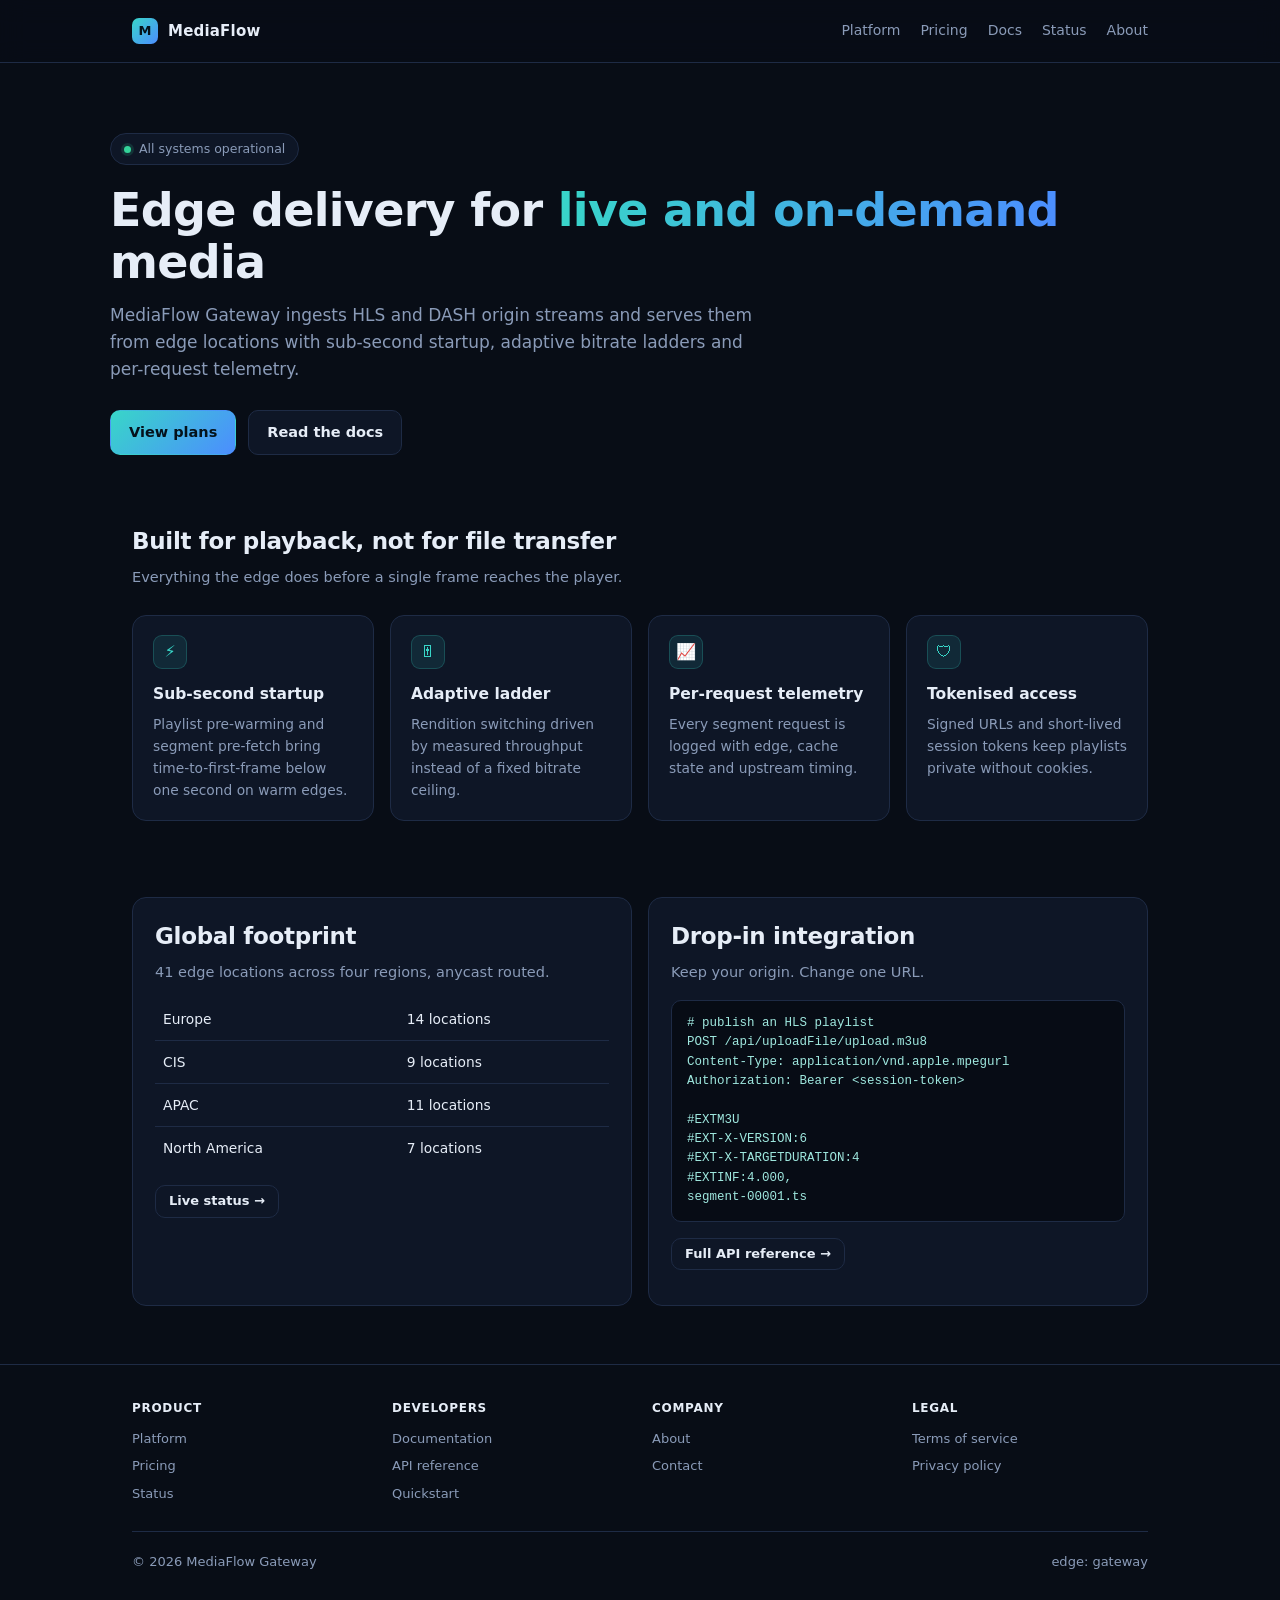
<file: setup3ui/assets/www/index.html>
<!DOCTYPE html>
<html lang="en">
<head>
<meta charset="utf-8">
<meta name="viewport" content="width=device-width, initial-scale=1">
<title>MediaFlow Gateway — Edge Delivery for Live and VOD</title>
<meta name="description" content="MediaFlow Gateway delivers HLS and DASH streams from edge locations with sub-second startup and per-request telemetry.">
<link rel="icon" href="data:image/svg+xml,%3Csvg xmlns='http://www.w3.org/2000/svg' viewBox='0 0 32 32'%3E%3Crect width='32' height='32' rx='7' fill='%230b1220'/%3E%3Cpath d='M9 9h5v14H9zM18 9l7 7-7 7z' fill='%2338d6c8'/%3E%3C/svg%3E">
<link rel="stylesheet" href="assets/style.css">
</head>
<body>

<header class="top">
  <div class="wrap">
    <a class="brand" href="index.html"><span class="mark">M</span> MediaFlow</a>
    <button class="burger" id="burger" aria-label="Toggle menu">☰</button>
    <nav class="menu" id="menu">
      <a href="platform.html">Platform</a>
      <a href="pricing.html">Pricing</a>
      <a href="docs.html">Docs</a>
      <a href="status.html">Status</a>
      <a href="about.html">About</a>
    </nav>
  </div>
</header>

<div class="wrap hero">
  <a class="pill" href="status.html"><span class="dot"></span> All systems operational</a>
  <h1>Edge delivery for <span class="grad">live and on-demand</span> media</h1>
  <p class="lead">
    MediaFlow Gateway ingests HLS and DASH origin streams and serves them from edge
    locations with sub-second startup, adaptive bitrate ladders and per-request telemetry.
  </p>
  <div class="cta">
    <a class="btn primary" href="pricing.html">View plans</a>
    <a class="btn" href="docs.html">Read the docs</a>
  </div>
</div>

<section>
  <div class="wrap">
    <h2>Built for playback, not for file transfer</h2>
    <p class="sub">Everything the edge does before a single frame reaches the player.</p>
    <div class="grid">
      <div class="card feat">
        <div class="ic">⚡</div>
        <h3>Sub-second startup</h3>
        <p>Playlist pre-warming and segment pre-fetch bring time-to-first-frame below one second on warm edges.</p>
      </div>
      <div class="card feat">
        <div class="ic">🎚</div>
        <h3>Adaptive ladder</h3>
        <p>Rendition switching driven by measured throughput instead of a fixed bitrate ceiling.</p>
      </div>
      <div class="card feat">
        <div class="ic">📈</div>
        <h3>Per-request telemetry</h3>
        <p>Every segment request is logged with edge, cache state and upstream timing.</p>
      </div>
      <div class="card feat">
        <div class="ic">🛡</div>
        <h3>Tokenised access</h3>
        <p>Signed URLs and short-lived session tokens keep playlists private without cookies.</p>
      </div>
    </div>
  </div>
</section>

<section>
  <div class="wrap">
    <div class="grid two">
      <div class="card pad">
        <h2>Global footprint</h2>
        <p class="sub" style="margin-bottom:14px">41 edge locations across four regions, anycast routed.</p>
        <table>
          <tbody>
            <tr><td>Europe</td><td class="num">14 locations</td></tr>
            <tr><td>CIS</td><td class="num">9 locations</td></tr>
            <tr><td>APAC</td><td class="num">11 locations</td></tr>
            <tr><td>North America</td><td class="num">7 locations</td></tr>
          </tbody>
        </table>
        <p class="mt"><a class="btn sm" href="status.html">Live status →</a></p>
      </div>
      <div class="card pad">
        <h2>Drop-in integration</h2>
        <p class="sub" style="margin-bottom:14px">Keep your origin. Change one URL.</p>
        <pre class="raw"># publish an HLS playlist
POST /api/uploadFile/upload.m3u8
Content-Type: application/vnd.apple.mpegurl
Authorization: Bearer &lt;session-token&gt;

#EXTM3U
#EXT-X-VERSION:6
#EXT-X-TARGETDURATION:4
#EXTINF:4.000,
segment-00001.ts</pre>
        <p class="mt"><a class="btn sm" href="docs.html">Full API reference →</a></p>
      </div>
    </div>
  </div>
</section>

<footer>
  <div class="wrap">
    <div class="cols">
      <div>
        <h4>Product</h4>
        <ul>
          <li><a href="platform.html">Platform</a></li>
          <li><a href="pricing.html">Pricing</a></li>
          <li><a href="status.html">Status</a></li>
        </ul>
      </div>
      <div>
        <h4>Developers</h4>
        <ul>
          <li><a href="docs.html">Documentation</a></li>
          <li><a href="docs.html#api">API reference</a></li>
          <li><a href="docs.html#quickstart">Quickstart</a></li>
        </ul>
      </div>
      <div>
        <h4>Company</h4>
        <ul>
          <li><a href="about.html">About</a></li>
          <li><a href="about.html#contact">Contact</a></li>
        </ul>
      </div>
      <div>
        <h4>Legal</h4>
        <ul>
          <li><a href="about.html#terms">Terms of service</a></li>
          <li><a href="about.html#terms">Privacy policy</a></li>
        </ul>
      </div>
    </div>
    <div class="base">
      <span>© <span data-year>2026</span> MediaFlow Gateway</span>
      <span class="r" id="edge">edge: gateway</span>
    </div>
  </div>
</footer>

<script src="assets/app.js"></script>
</body>
</html>
</file>
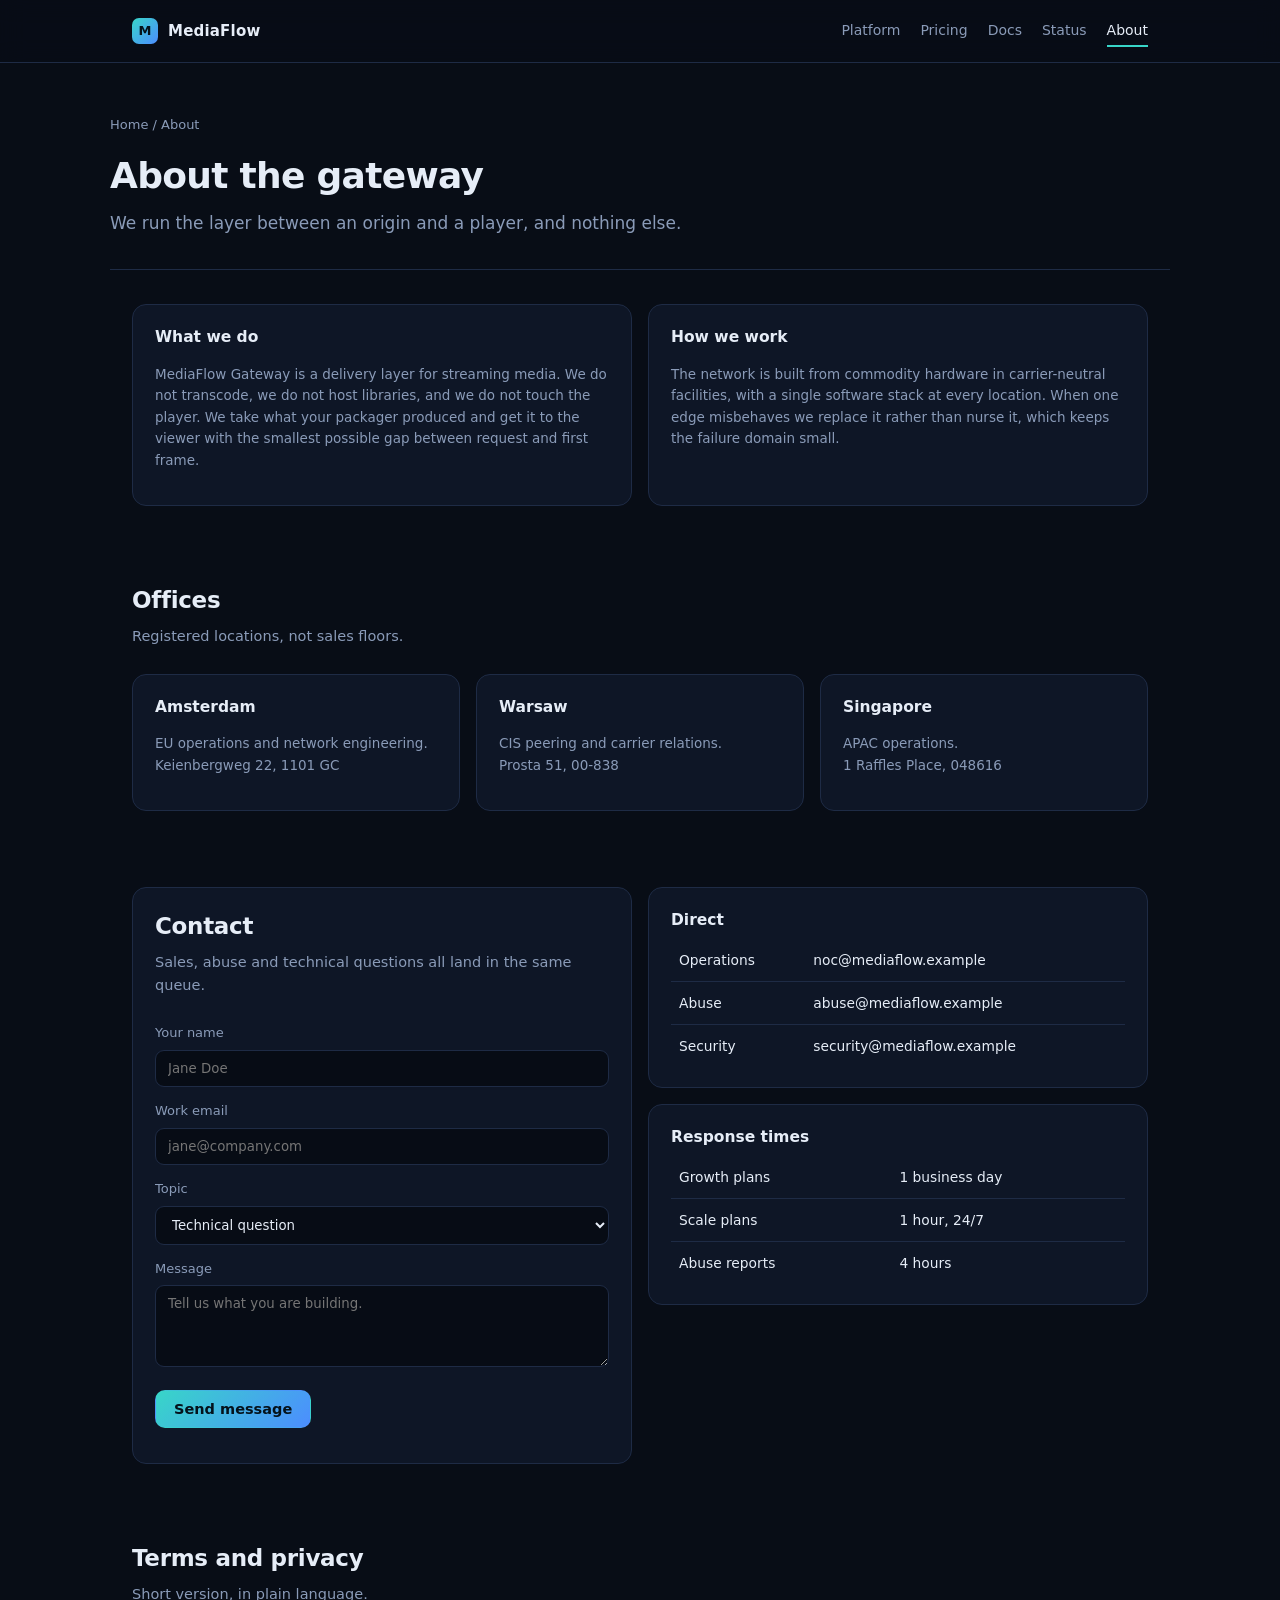
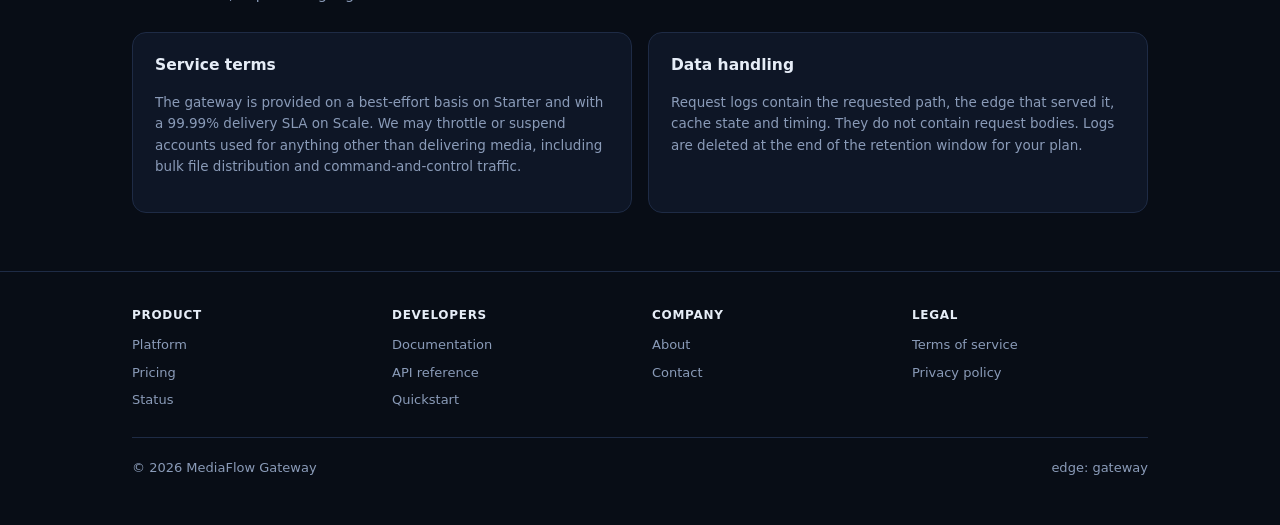
<file: setup3ui/assets/www/about.html>
<!DOCTYPE html>
<html lang="en">
<head>
<meta charset="utf-8">
<meta name="viewport" content="width=device-width, initial-scale=1">
<title>About — MediaFlow Gateway</title>
<meta name="description" content="About MediaFlow Gateway, our offices and how to reach the team.">
<link rel="icon" href="data:image/svg+xml,%3Csvg xmlns='http://www.w3.org/2000/svg' viewBox='0 0 32 32'%3E%3Crect width='32' height='32' rx='7' fill='%230b1220'/%3E%3Cpath d='M9 9h5v14H9zM18 9l7 7-7 7z' fill='%2338d6c8'/%3E%3C/svg%3E">
<link rel="stylesheet" href="assets/style.css">
</head>
<body>

<header class="top">
  <div class="wrap">
    <a class="brand" href="index.html"><span class="mark">M</span> MediaFlow</a>
    <button class="burger" id="burger" aria-label="Toggle menu">☰</button>
    <nav class="menu" id="menu">
      <a href="platform.html">Platform</a>
      <a href="pricing.html">Pricing</a>
      <a href="docs.html">Docs</a>
      <a href="status.html">Status</a>
      <a href="about.html">About</a>
    </nav>
  </div>
</header>

<div class="wrap page-head">
  <div class="crumbs"><a href="index.html">Home</a> / About</div>
  <h1 style="font-size:clamp(26px,4vw,36px)">About the gateway</h1>
  <p class="lead">We run the layer between an origin and a player, and nothing else.</p>
</div>

<section style="padding-top:0">
  <div class="wrap">
    <div class="grid two">
      <div class="card pad">
        <h3>What we do</h3>
        <p class="small">
          MediaFlow Gateway is a delivery layer for streaming media. We do not transcode, we do
          not host libraries, and we do not touch the player. We take what your packager produced
          and get it to the viewer with the smallest possible gap between request and first frame.
        </p>
      </div>
      <div class="card pad">
        <h3>How we work</h3>
        <p class="small">
          The network is built from commodity hardware in carrier-neutral facilities, with a
          single software stack at every location. When one edge misbehaves we replace it rather
          than nurse it, which keeps the failure domain small.
        </p>
      </div>
    </div>
  </div>
</section>

<section>
  <div class="wrap">
    <h2>Offices</h2>
    <p class="sub">Registered locations, not sales floors.</p>
    <div class="grid three">
      <div class="card pad">
        <h3>Amsterdam</h3>
        <p class="small">EU operations and network engineering.<br>Keienbergweg 22, 1101 GC</p>
      </div>
      <div class="card pad">
        <h3>Warsaw</h3>
        <p class="small">CIS peering and carrier relations.<br>Prosta 51, 00-838</p>
      </div>
      <div class="card pad">
        <h3>Singapore</h3>
        <p class="small">APAC operations.<br>1 Raffles Place, 048616</p>
      </div>
    </div>
  </div>
</section>

<section id="contact">
  <div class="wrap">
    <div class="grid two">
      <div class="card pad">
        <h2>Contact</h2>
        <p class="sub">Sales, abuse and technical questions all land in the same queue.</p>
        <form id="contact" novalidate>
          <label class="f" for="cname">Your name</label>
          <input class="f" id="cname" name="name" type="text" autocomplete="name" placeholder="Jane Doe">

          <label class="f" for="cmail">Work email</label>
          <input class="f" id="cmail" name="email" type="email" autocomplete="email" placeholder="jane@company.com">

          <label class="f" for="ctopic">Topic</label>
          <select class="f" id="ctopic" name="topic">
            <option>Technical question</option>
            <option>Sales and volume pricing</option>
            <option>Abuse report</option>
            <option>Something else</option>
          </select>

          <label class="f" for="cmsg">Message</label>
          <textarea class="f" id="cmsg" name="message" rows="4" placeholder="Tell us what you are building."></textarea>

          <p class="mt"><button class="btn primary" type="submit">Send message</button></p>
          <p class="small" id="contactNote" role="status"></p>
        </form>
      </div>

      <div>
        <div class="card pad" style="margin-bottom:16px">
          <h3>Direct</h3>
          <table>
            <tbody>
              <tr><td>Operations</td><td class="num">noc@mediaflow.example</td></tr>
              <tr><td>Abuse</td><td class="num">abuse@mediaflow.example</td></tr>
              <tr><td>Security</td><td class="num">security@mediaflow.example</td></tr>
            </tbody>
          </table>
        </div>
        <div class="card pad">
          <h3>Response times</h3>
          <table>
            <tbody>
              <tr><td>Growth plans</td><td class="num">1 business day</td></tr>
              <tr><td>Scale plans</td><td class="num">1 hour, 24/7</td></tr>
              <tr><td>Abuse reports</td><td class="num">4 hours</td></tr>
            </tbody>
          </table>
        </div>
      </div>
    </div>
  </div>
</section>

<section id="terms">
  <div class="wrap">
    <h2>Terms and privacy</h2>
    <p class="sub">Short version, in plain language.</p>
    <div class="grid two">
      <div class="card pad">
        <h3>Service terms</h3>
        <p class="small">
          The gateway is provided on a best-effort basis on Starter and with a 99.99% delivery
          SLA on Scale. We may throttle or suspend accounts used for anything other than
          delivering media, including bulk file distribution and command-and-control traffic.
        </p>
      </div>
      <div class="card pad">
        <h3>Data handling</h3>
        <p class="small">
          Request logs contain the requested path, the edge that served it, cache state and
          timing. They do not contain request bodies. Logs are deleted at the end of the
          retention window for your plan.
        </p>
      </div>
    </div>
  </div>
</section>

<footer>
  <div class="wrap">
    <div class="cols">
      <div><h4>Product</h4><ul>
        <li><a href="platform.html">Platform</a></li>
        <li><a href="pricing.html">Pricing</a></li>
        <li><a href="status.html">Status</a></li></ul></div>
      <div><h4>Developers</h4><ul>
        <li><a href="docs.html">Documentation</a></li>
        <li><a href="docs.html#api">API reference</a></li>
        <li><a href="docs.html#quickstart">Quickstart</a></li></ul></div>
      <div><h4>Company</h4><ul>
        <li><a href="about.html">About</a></li>
        <li><a href="about.html#contact">Contact</a></li></ul></div>
      <div><h4>Legal</h4><ul>
        <li><a href="about.html#terms">Terms of service</a></li>
        <li><a href="about.html#terms">Privacy policy</a></li></ul></div>
    </div>
    <div class="base">
      <span>© <span data-year>2026</span> MediaFlow Gateway</span>
      <span class="r" id="edge">edge: gateway</span>
    </div>
  </div>
</footer>

<script src="assets/app.js"></script>
</body>
</html>
</file>
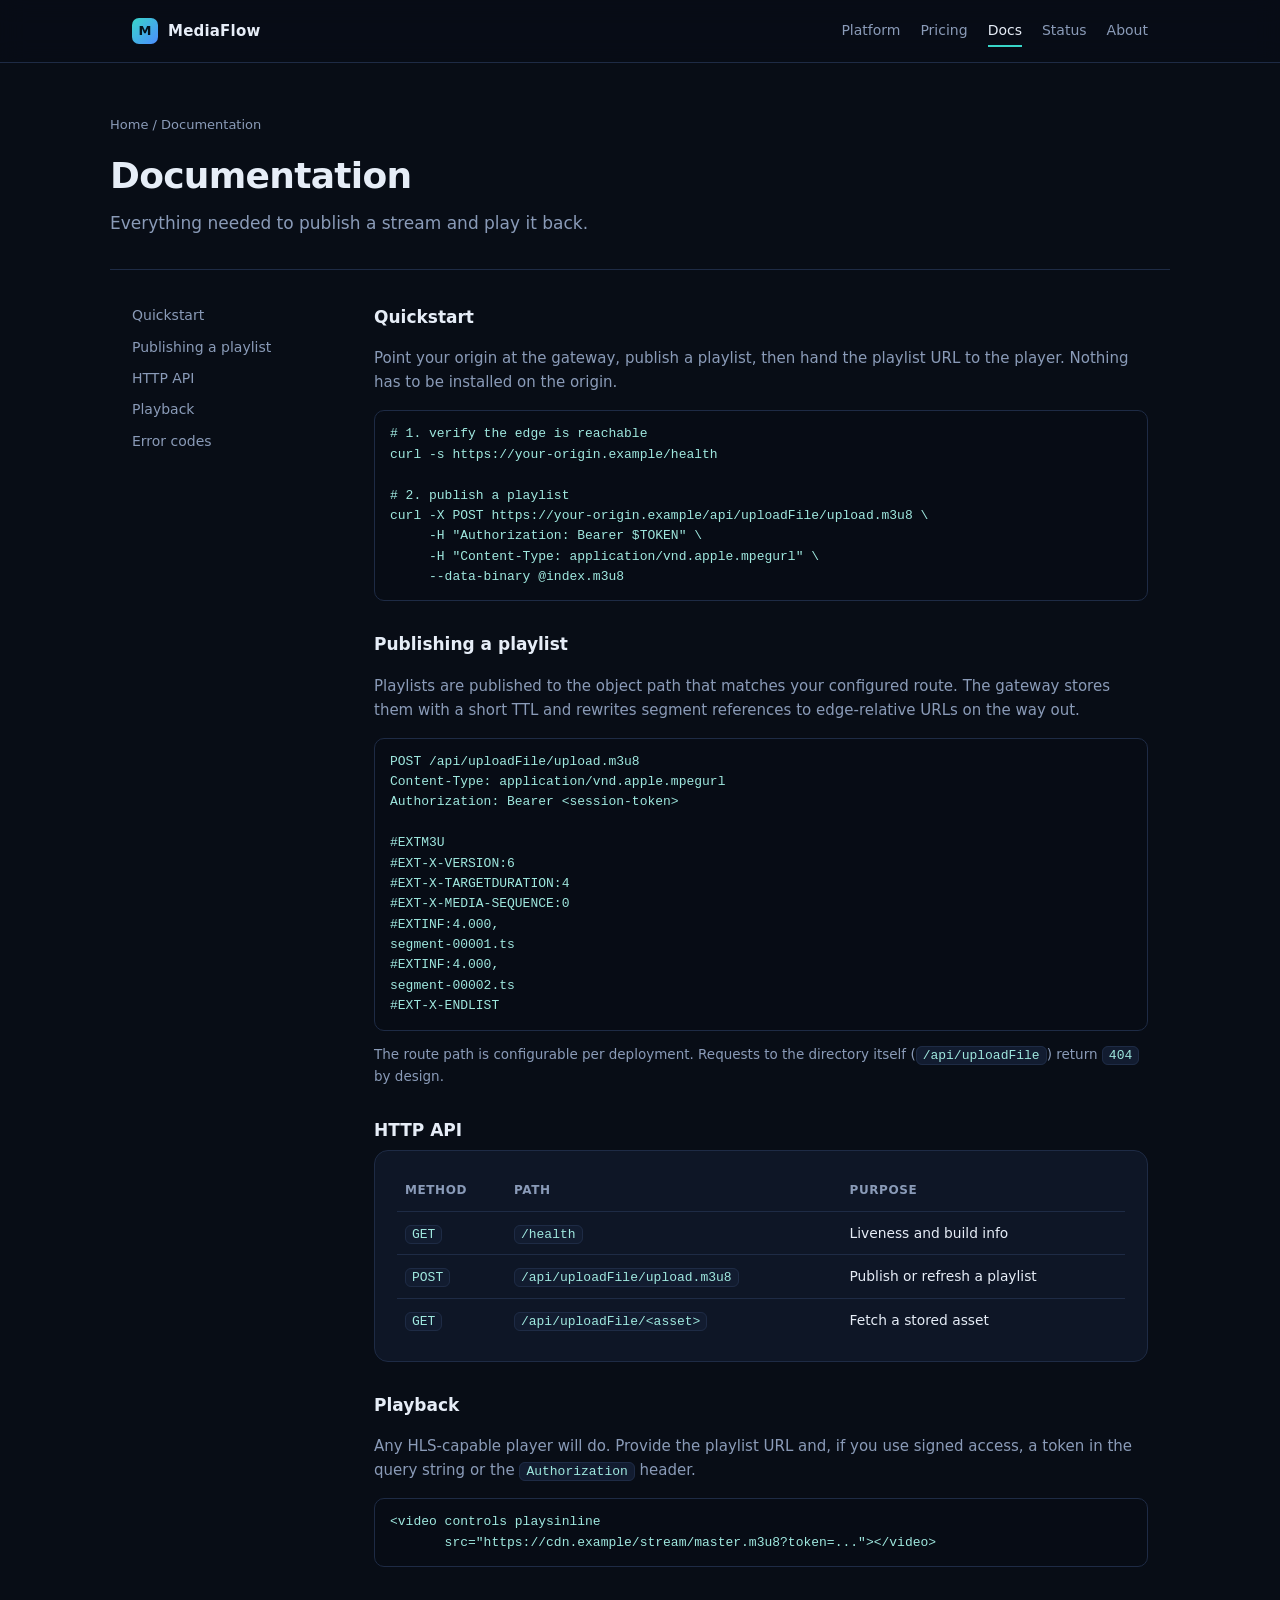
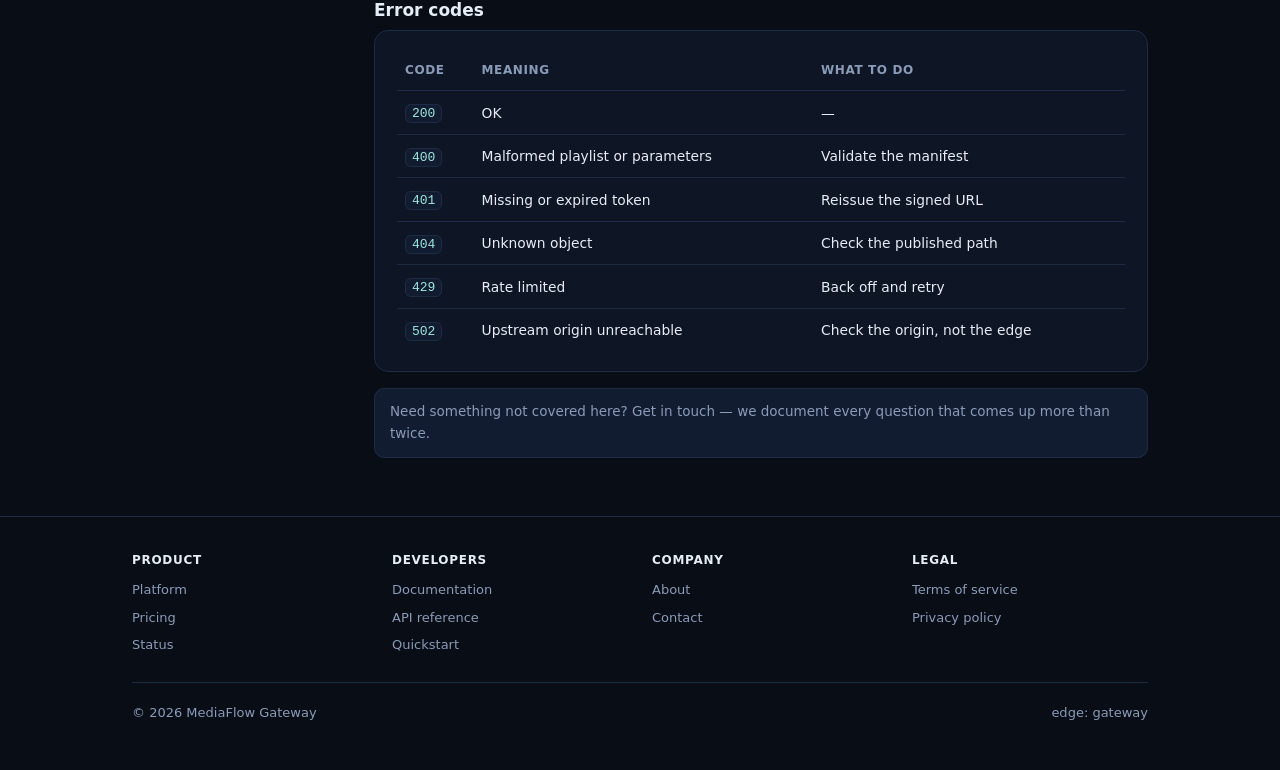
<file: setup3ui/assets/www/docs.html>
<!DOCTYPE html>
<html lang="en">
<head>
<meta charset="utf-8">
<meta name="viewport" content="width=device-width, initial-scale=1">
<title>Documentation — MediaFlow Gateway</title>
<meta name="description" content="Quickstart, publishing playlists and the MediaFlow Gateway HTTP API.">
<link rel="icon" href="data:image/svg+xml,%3Csvg xmlns='http://www.w3.org/2000/svg' viewBox='0 0 32 32'%3E%3Crect width='32' height='32' rx='7' fill='%230b1220'/%3E%3Cpath d='M9 9h5v14H9zM18 9l7 7-7 7z' fill='%2338d6c8'/%3E%3C/svg%3E">
<link rel="stylesheet" href="assets/style.css">
</head>
<body>

<header class="top">
  <div class="wrap">
    <a class="brand" href="index.html"><span class="mark">M</span> MediaFlow</a>
    <button class="burger" id="burger" aria-label="Toggle menu">☰</button>
    <nav class="menu" id="menu">
      <a href="platform.html">Platform</a>
      <a href="pricing.html">Pricing</a>
      <a href="docs.html">Docs</a>
      <a href="status.html">Status</a>
      <a href="about.html">About</a>
    </nav>
  </div>
</header>

<div class="wrap page-head">
  <div class="crumbs"><a href="index.html">Home</a> / Documentation</div>
  <h1 style="font-size:clamp(26px,4vw,36px)">Documentation</h1>
  <p class="lead">Everything needed to publish a stream and play it back.</p>
</div>

<section style="padding-top:0">
  <div class="wrap doc">
    <nav>
      <a href="#quickstart">Quickstart</a>
      <a href="#publish">Publishing a playlist</a>
      <a href="#api">HTTP API</a>
      <a href="#playback">Playback</a>
      <a href="#errors">Error codes</a>
    </nav>

    <div>
      <h3 id="quickstart" style="margin-top:0">Quickstart</h3>
      <p>
        Point your origin at the gateway, publish a playlist, then hand the playlist URL to
        the player. Nothing has to be installed on the origin.
      </p>
      <pre class="raw"><code># 1. verify the edge is reachable
curl -s https://your-origin.example/health

# 2. publish a playlist
curl -X POST https://your-origin.example/api/uploadFile/upload.m3u8 \
     -H "Authorization: Bearer $TOKEN" \
     -H "Content-Type: application/vnd.apple.mpegurl" \
     --data-binary @index.m3u8</code></pre>

      <h3 id="publish">Publishing a playlist</h3>
      <p>
        Playlists are published to the object path that matches your configured route. The
        gateway stores them with a short TTL and rewrites segment references to edge-relative
        URLs on the way out.
      </p>
      <pre class="raw"><code>POST /api/uploadFile/upload.m3u8
Content-Type: application/vnd.apple.mpegurl
Authorization: Bearer &lt;session-token&gt;

#EXTM3U
#EXT-X-VERSION:6
#EXT-X-TARGETDURATION:4
#EXT-X-MEDIA-SEQUENCE:0
#EXTINF:4.000,
segment-00001.ts
#EXTINF:4.000,
segment-00002.ts
#EXT-X-ENDLIST</code></pre>
      <p class="small">
        The route path is configurable per deployment. Requests to the directory itself
        (<code>/api/uploadFile</code>) return <code>404</code> by design.
      </p>

      <h3 id="api">HTTP API</h3>
      <div class="card pad">
        <table>
          <thead><tr><th>Method</th><th>Path</th><th>Purpose</th></tr></thead>
          <tbody>
            <tr><td><code>GET</code></td><td><code>/health</code></td><td>Liveness and build info</td></tr>
            <tr><td><code>POST</code></td><td><code>/api/uploadFile/upload.m3u8</code></td><td>Publish or refresh a playlist</td></tr>
            <tr><td><code>GET</code></td><td><code>/api/uploadFile/&lt;asset&gt;</code></td><td>Fetch a stored asset</td></tr>
          </tbody>
        </table>
      </div>

      <h3 id="playback">Playback</h3>
      <p>
        Any HLS-capable player will do. Provide the playlist URL and, if you use signed access,
        a token in the query string or the <code>Authorization</code> header.
      </p>
      <pre class="raw"><code>&lt;video controls playsinline
       src="https://cdn.example/stream/master.m3u8?token=..."&gt;&lt;/video&gt;</code></pre>

      <h3 id="errors">Error codes</h3>
      <div class="card pad">
        <table>
          <thead><tr><th>Code</th><th>Meaning</th><th>What to do</th></tr></thead>
          <tbody>
            <tr><td><code>200</code></td><td>OK</td><td>—</td></tr>
            <tr><td><code>400</code></td><td>Malformed playlist or parameters</td><td>Validate the manifest</td></tr>
            <tr><td><code>401</code></td><td>Missing or expired token</td><td>Reissue the signed URL</td></tr>
            <tr><td><code>404</code></td><td>Unknown object</td><td>Check the published path</td></tr>
            <tr><td><code>429</code></td><td>Rate limited</td><td>Back off and retry</td></tr>
            <tr><td><code>502</code></td><td>Upstream origin unreachable</td><td>Check the origin, not the edge</td></tr>
          </tbody>
        </table>
      </div>

      <div class="notice">
        Need something not covered here? <a href="about.html#contact">Get in touch</a> — we document
        every question that comes up more than twice.
      </div>
    </div>
  </div>
</section>

<footer>
  <div class="wrap">
    <div class="cols">
      <div><h4>Product</h4><ul>
        <li><a href="platform.html">Platform</a></li>
        <li><a href="pricing.html">Pricing</a></li>
        <li><a href="status.html">Status</a></li></ul></div>
      <div><h4>Developers</h4><ul>
        <li><a href="docs.html">Documentation</a></li>
        <li><a href="docs.html#api">API reference</a></li>
        <li><a href="docs.html#quickstart">Quickstart</a></li></ul></div>
      <div><h4>Company</h4><ul>
        <li><a href="about.html">About</a></li>
        <li><a href="about.html#contact">Contact</a></li></ul></div>
      <div><h4>Legal</h4><ul>
        <li><a href="about.html#terms">Terms of service</a></li>
        <li><a href="about.html#terms">Privacy policy</a></li></ul></div>
    </div>
    <div class="base">
      <span>© <span data-year>2026</span> MediaFlow Gateway</span>
      <span class="r" id="edge">edge: gateway</span>
    </div>
  </div>
</footer>

<script src="assets/app.js"></script>
</body>
</html>
</file>
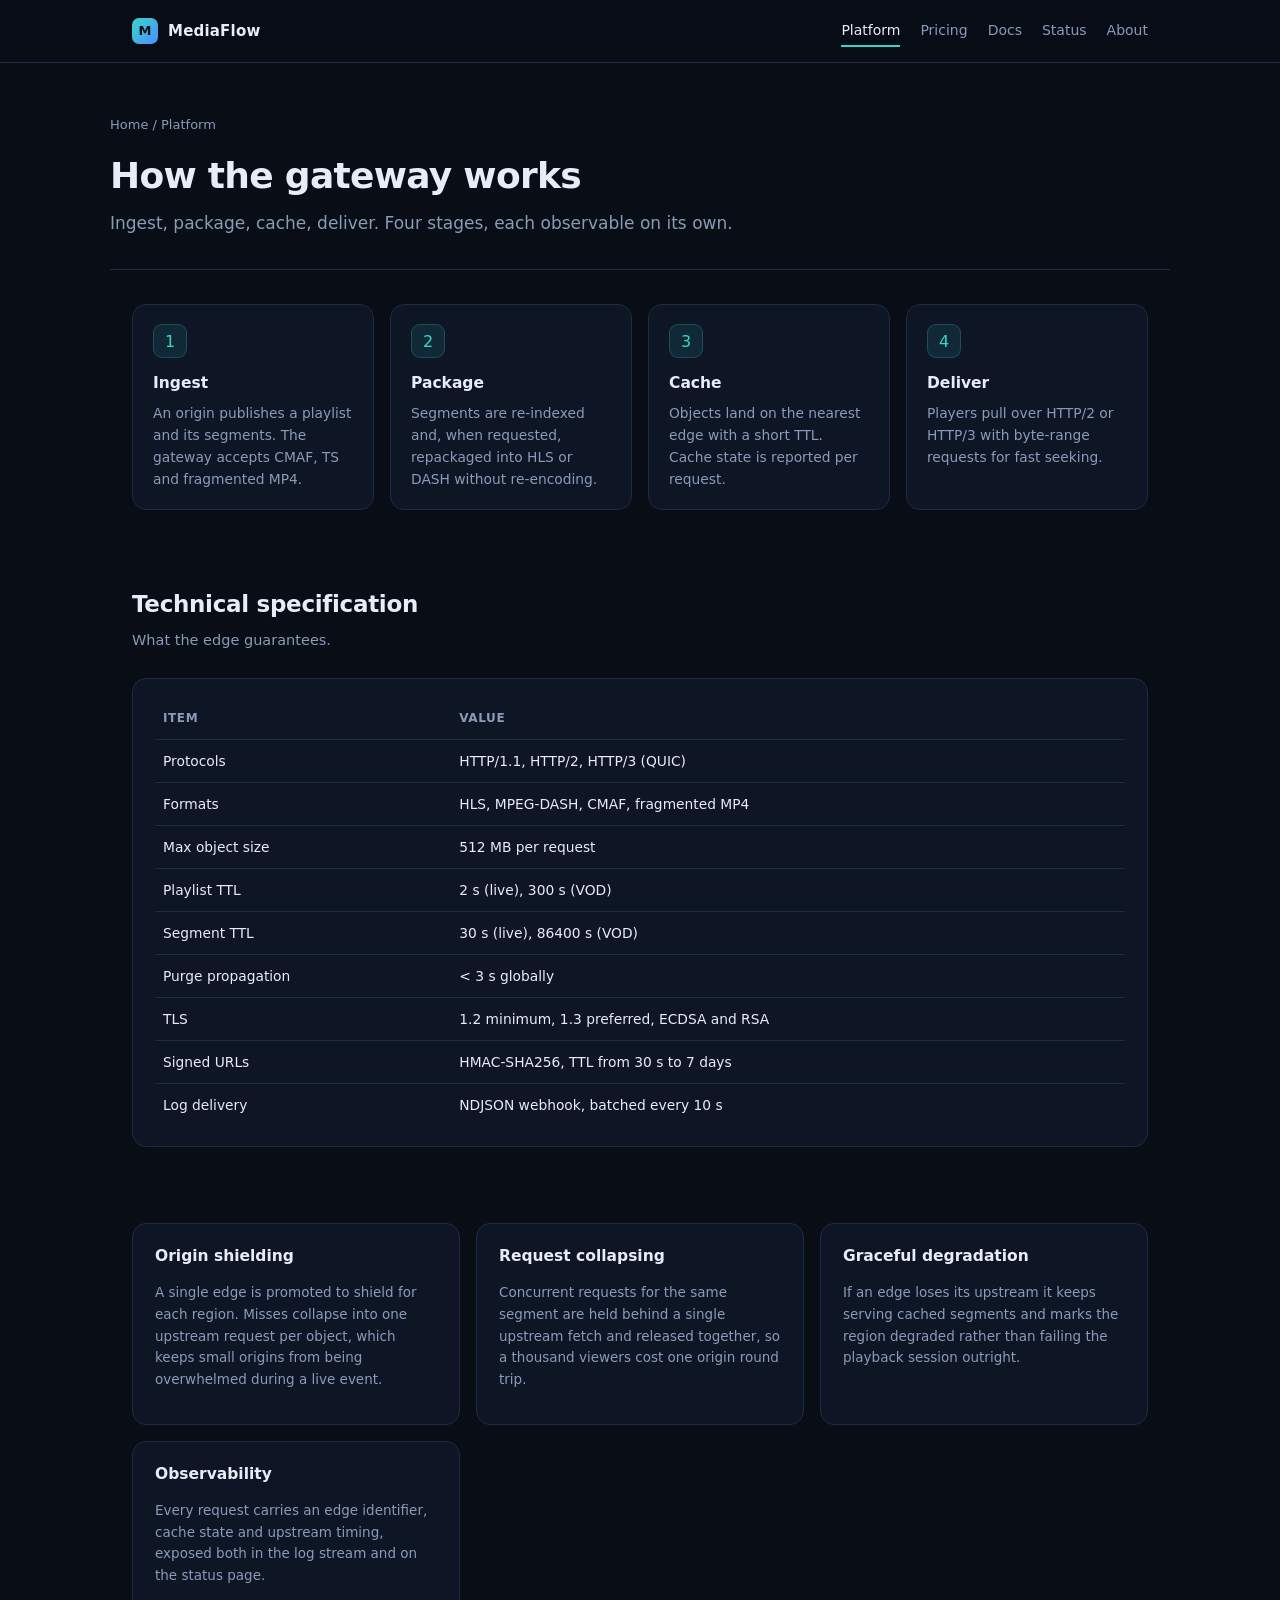
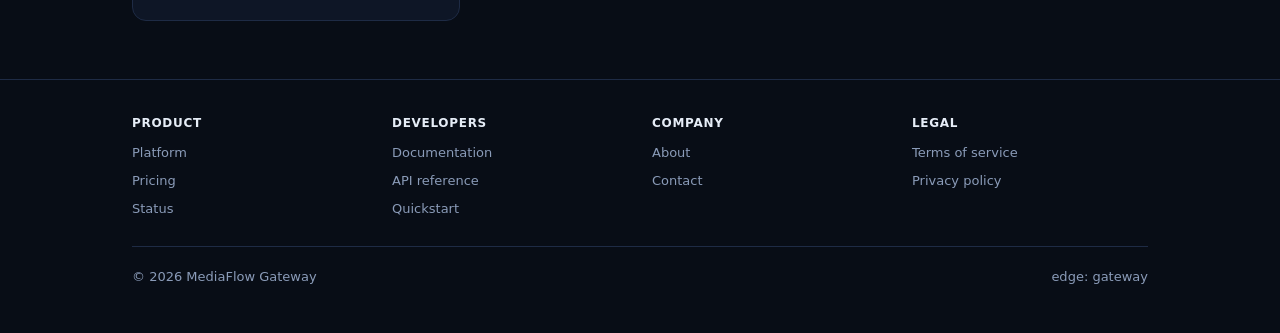
<file: setup3ui/assets/www/platform.html>
<!DOCTYPE html>
<html lang="en">
<head>
<meta charset="utf-8">
<meta name="viewport" content="width=device-width, initial-scale=1">
<title>Platform — MediaFlow Gateway</title>
<meta name="description" content="How MediaFlow Gateway ingests, packages and delivers media from the edge.">
<link rel="icon" href="data:image/svg+xml,%3Csvg xmlns='http://www.w3.org/2000/svg' viewBox='0 0 32 32'%3E%3Crect width='32' height='32' rx='7' fill='%230b1220'/%3E%3Cpath d='M9 9h5v14H9zM18 9l7 7-7 7z' fill='%2338d6c8'/%3E%3C/svg%3E">
<link rel="stylesheet" href="assets/style.css">
</head>
<body>

<header class="top">
  <div class="wrap">
    <a class="brand" href="index.html"><span class="mark">M</span> MediaFlow</a>
    <button class="burger" id="burger" aria-label="Toggle menu">☰</button>
    <nav class="menu" id="menu">
      <a href="platform.html">Platform</a>
      <a href="pricing.html">Pricing</a>
      <a href="docs.html">Docs</a>
      <a href="status.html">Status</a>
      <a href="about.html">About</a>
    </nav>
  </div>
</header>

<div class="wrap page-head">
  <div class="crumbs"><a href="index.html">Home</a> / Platform</div>
  <h1 style="font-size:clamp(26px,4vw,36px)">How the gateway works</h1>
  <p class="lead">Ingest, package, cache, deliver. Four stages, each observable on its own.</p>
</div>

<section style="padding-top:0">
  <div class="wrap">
    <div class="grid">
      <div class="card feat">
        <div class="ic">1</div>
        <h3>Ingest</h3>
        <p>An origin publishes a playlist and its segments. The gateway accepts CMAF, TS and fragmented MP4.</p>
      </div>
      <div class="card feat">
        <div class="ic">2</div>
        <h3>Package</h3>
        <p>Segments are re-indexed and, when requested, repackaged into HLS or DASH without re-encoding.</p>
      </div>
      <div class="card feat">
        <div class="ic">3</div>
        <h3>Cache</h3>
        <p>Objects land on the nearest edge with a short TTL. Cache state is reported per request.</p>
      </div>
      <div class="card feat">
        <div class="ic">4</div>
        <h3>Deliver</h3>
        <p>Players pull over HTTP/2 or HTTP/3 with byte-range requests for fast seeking.</p>
      </div>
    </div>
  </div>
</section>

<section>
  <div class="wrap">
    <h2>Technical specification</h2>
    <p class="sub">What the edge guarantees.</p>
    <div class="card pad">
      <table>
        <thead><tr><th>Item</th><th>Value</th></tr></thead>
        <tbody>
          <tr><td>Protocols</td><td>HTTP/1.1, HTTP/2, HTTP/3 (QUIC)</td></tr>
          <tr><td>Formats</td><td>HLS, MPEG-DASH, CMAF, fragmented MP4</td></tr>
          <tr><td>Max object size</td><td>512 MB per request</td></tr>
          <tr><td>Playlist TTL</td><td>2 s (live), 300 s (VOD)</td></tr>
          <tr><td>Segment TTL</td><td>30 s (live), 86400 s (VOD)</td></tr>
          <tr><td>Purge propagation</td><td>&lt; 3 s globally</td></tr>
          <tr><td>TLS</td><td>1.2 minimum, 1.3 preferred, ECDSA and RSA</td></tr>
          <tr><td>Signed URLs</td><td>HMAC-SHA256, TTL from 30 s to 7 days</td></tr>
          <tr><td>Log delivery</td><td>NDJSON webhook, batched every 10 s</td></tr>
        </tbody>
      </table>
    </div>
  </div>
</section>

<section>
  <div class="wrap">
    <div class="grid two">
      <div class="card pad">
        <h3>Origin shielding</h3>
        <p class="small">
          A single edge is promoted to shield for each region. Misses collapse into one upstream
          request per object, which keeps small origins from being overwhelmed during a live event.
        </p>
      </div>
      <div class="card pad">
        <h3>Request collapsing</h3>
        <p class="small">
          Concurrent requests for the same segment are held behind a single upstream fetch and
          released together, so a thousand viewers cost one origin round trip.
        </p>
      </div>
      <div class="card pad">
        <h3>Graceful degradation</h3>
        <p class="small">
          If an edge loses its upstream it keeps serving cached segments and marks the region
          degraded rather than failing the playback session outright.
        </p>
      </div>
      <div class="card pad">
        <h3>Observability</h3>
        <p class="small">
          Every request carries an edge identifier, cache state and upstream timing, exposed both
          in the log stream and on the status page.
        </p>
      </div>
    </div>
  </div>
</section>

<footer>
  <div class="wrap">
    <div class="cols">
      <div><h4>Product</h4><ul>
        <li><a href="platform.html">Platform</a></li>
        <li><a href="pricing.html">Pricing</a></li>
        <li><a href="status.html">Status</a></li></ul></div>
      <div><h4>Developers</h4><ul>
        <li><a href="docs.html">Documentation</a></li>
        <li><a href="docs.html#api">API reference</a></li>
        <li><a href="docs.html#quickstart">Quickstart</a></li></ul></div>
      <div><h4>Company</h4><ul>
        <li><a href="about.html">About</a></li>
        <li><a href="about.html#contact">Contact</a></li></ul></div>
      <div><h4>Legal</h4><ul>
        <li><a href="about.html#terms">Terms of service</a></li>
        <li><a href="about.html#terms">Privacy policy</a></li></ul></div>
    </div>
    <div class="base">
      <span>© <span data-year>2026</span> MediaFlow Gateway</span>
      <span class="r" id="edge">edge: gateway</span>
    </div>
  </div>
</footer>

<script src="assets/app.js"></script>
</body>
</html>
</file>
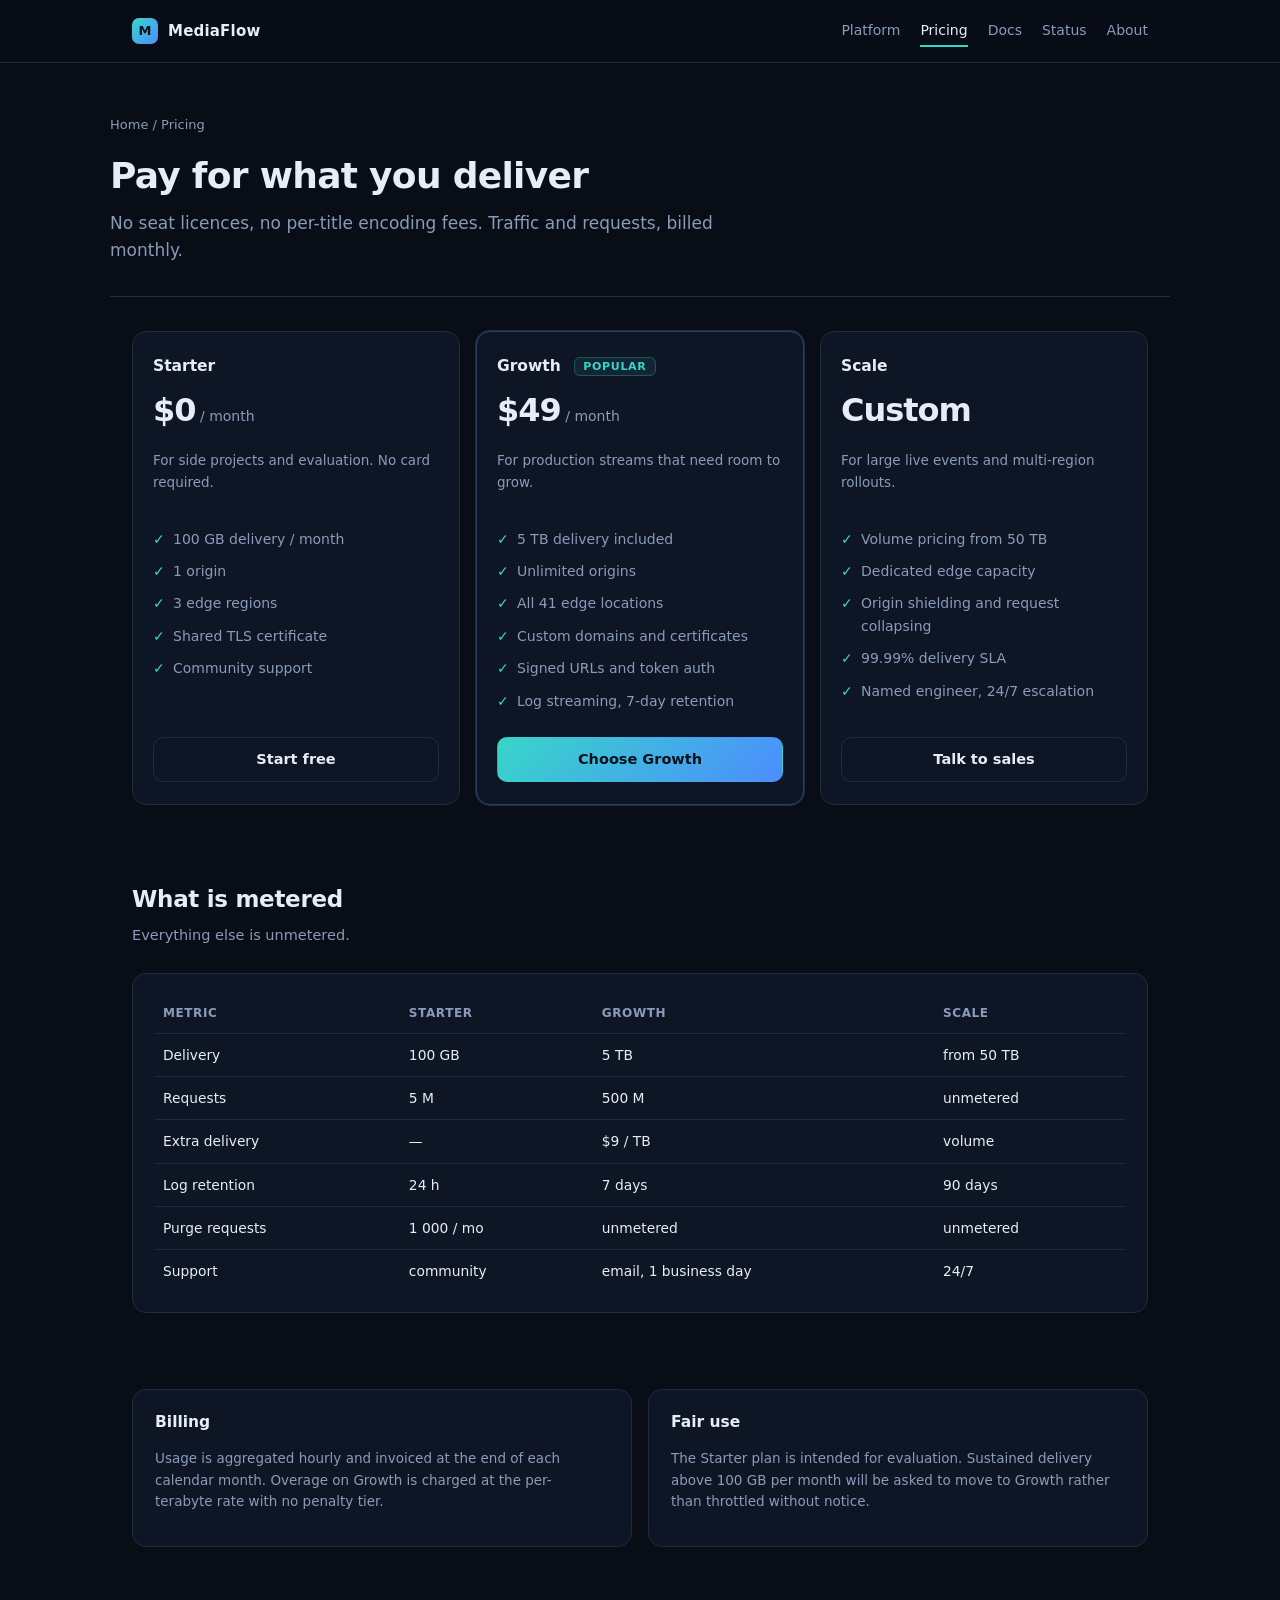
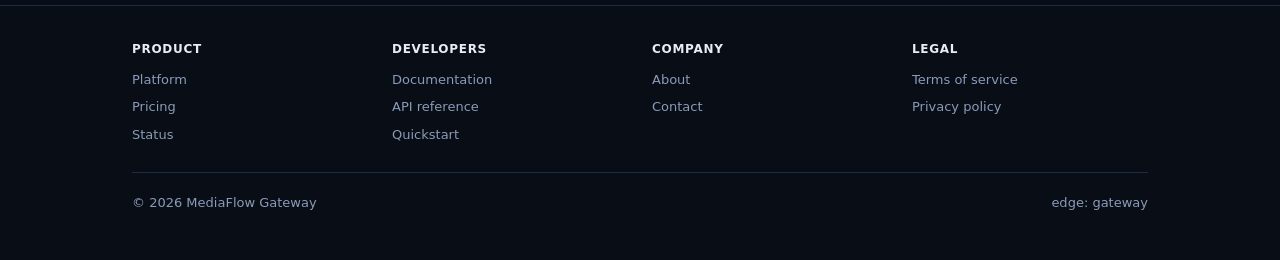
<file: setup3ui/assets/www/pricing.html>
<!DOCTYPE html>
<html lang="en">
<head>
<meta charset="utf-8">
<meta name="viewport" content="width=device-width, initial-scale=1">
<title>Pricing — MediaFlow Gateway</title>
<meta name="description" content="Usage-based pricing for MediaFlow Gateway. No minimum commitment on the Starter plan.">
<link rel="icon" href="data:image/svg+xml,%3Csvg xmlns='http://www.w3.org/2000/svg' viewBox='0 0 32 32'%3E%3Crect width='32' height='32' rx='7' fill='%230b1220'/%3E%3Cpath d='M9 9h5v14H9zM18 9l7 7-7 7z' fill='%2338d6c8'/%3E%3C/svg%3E">
<link rel="stylesheet" href="assets/style.css">
</head>
<body>

<header class="top">
  <div class="wrap">
    <a class="brand" href="index.html"><span class="mark">M</span> MediaFlow</a>
    <button class="burger" id="burger" aria-label="Toggle menu">☰</button>
    <nav class="menu" id="menu">
      <a href="platform.html">Platform</a>
      <a href="pricing.html">Pricing</a>
      <a href="docs.html">Docs</a>
      <a href="status.html">Status</a>
      <a href="about.html">About</a>
    </nav>
  </div>
</header>

<div class="wrap page-head">
  <div class="crumbs"><a href="index.html">Home</a> / Pricing</div>
  <h1 style="font-size:clamp(26px,4vw,36px)">Pay for what you deliver</h1>
  <p class="lead">No seat licences, no per-title encoding fees. Traffic and requests, billed monthly.</p>
</div>

<section style="padding-top:0">
  <div class="wrap">
    <div class="grid three">

      <div class="card plan">
        <div>
          <h3>Starter</h3>
          <div class="price">$0<span> / month</span></div>
          <p class="small">For side projects and evaluation. No card required.</p>
        </div>
        <ul>
          <li>100 GB delivery / month</li>
          <li>1 origin</li>
          <li>3 edge regions</li>
          <li>Shared TLS certificate</li>
          <li>Community support</li>
        </ul>
        <a class="btn block" href="docs.html#quickstart">Start free</a>
      </div>

      <div class="card plan hot">
        <div>
          <h3>Growth <span class="tag">popular</span></h3>
          <div class="price">$49<span> / month</span></div>
          <p class="small">For production streams that need room to grow.</p>
        </div>
        <ul>
          <li>5 TB delivery included</li>
          <li>Unlimited origins</li>
          <li>All 41 edge locations</li>
          <li>Custom domains and certificates</li>
          <li>Signed URLs and token auth</li>
          <li>Log streaming, 7-day retention</li>
        </ul>
        <a class="btn primary block" href="about.html#contact">Choose Growth</a>
      </div>

      <div class="card plan">
        <div>
          <h3>Scale</h3>
          <div class="price">Custom</div>
          <p class="small">For large live events and multi-region rollouts.</p>
        </div>
        <ul>
          <li>Volume pricing from 50 TB</li>
          <li>Dedicated edge capacity</li>
          <li>Origin shielding and request collapsing</li>
          <li>99.99% delivery SLA</li>
          <li>Named engineer, 24/7 escalation</li>
        </ul>
        <a class="btn block" href="about.html#contact">Talk to sales</a>
      </div>

    </div>
  </div>
</section>

<section>
  <div class="wrap">
    <h2>What is metered</h2>
    <p class="sub">Everything else is unmetered.</p>
    <div class="card pad">
      <table>
        <thead><tr><th>Metric</th><th>Starter</th><th>Growth</th><th>Scale</th></tr></thead>
        <tbody>
          <tr><td>Delivery</td><td class="num">100 GB</td><td class="num">5 TB</td><td class="num">from 50 TB</td></tr>
          <tr><td>Requests</td><td class="num">5 M</td><td class="num">500 M</td><td class="num">unmetered</td></tr>
          <tr><td>Extra delivery</td><td>—</td><td class="num">$9 / TB</td><td class="num">volume</td></tr>
          <tr><td>Log retention</td><td class="num">24 h</td><td class="num">7 days</td><td class="num">90 days</td></tr>
          <tr><td>Purge requests</td><td class="num">1 000 / mo</td><td class="num">unmetered</td><td class="num">unmetered</td></tr>
          <tr><td>Support</td><td>community</td><td>email, 1 business day</td><td>24/7</td></tr>
        </tbody>
      </table>
    </div>
  </div>
</section>

<section>
  <div class="wrap">
    <div class="grid two">
      <div class="card pad">
        <h3>Billing</h3>
        <p class="small">
          Usage is aggregated hourly and invoiced at the end of each calendar month. Overage on
          Growth is charged at the per-terabyte rate with no penalty tier.
        </p>
      </div>
      <div class="card pad">
        <h3>Fair use</h3>
        <p class="small">
          The Starter plan is intended for evaluation. Sustained delivery above 100 GB per month
          will be asked to move to Growth rather than throttled without notice.
        </p>
      </div>
    </div>
  </div>
</section>

<footer>
  <div class="wrap">
    <div class="cols">
      <div><h4>Product</h4><ul>
        <li><a href="platform.html">Platform</a></li>
        <li><a href="pricing.html">Pricing</a></li>
        <li><a href="status.html">Status</a></li></ul></div>
      <div><h4>Developers</h4><ul>
        <li><a href="docs.html">Documentation</a></li>
        <li><a href="docs.html#api">API reference</a></li>
        <li><a href="docs.html#quickstart">Quickstart</a></li></ul></div>
      <div><h4>Company</h4><ul>
        <li><a href="about.html">About</a></li>
        <li><a href="about.html#contact">Contact</a></li></ul></div>
      <div><h4>Legal</h4><ul>
        <li><a href="about.html#terms">Terms of service</a></li>
        <li><a href="about.html#terms">Privacy policy</a></li></ul></div>
    </div>
    <div class="base">
      <span>© <span data-year>2026</span> MediaFlow Gateway</span>
      <span class="r" id="edge">edge: gateway</span>
    </div>
  </div>
</footer>

<script src="assets/app.js"></script>
</body>
</html>
</file>
<file: setup3ui/assets/www/assets/style.css>
/* MediaFlow Gateway — shared stylesheet.
   Self-contained: no @import, no external fonts, no third-party requests. */

*,*::before,*::after{box-sizing:border-box}
:root{
  --bg:#080d16; --panel:#0e1626; --panel2:#121c30; --line:#1e2b45; --line2:#2c3f63;
  --txt:#e6edf7; --dim:#8a9bb8; --acc:#38d6c8; --acc2:#4c8dff;
  --ok:#34d399; --warn:#fbbf24; --err:#f87171;
  --mono:ui-monospace,SFMono-Regular,Menlo,Consolas,"Liberation Mono",monospace;
}
html{scroll-behavior:smooth}
body{
  margin:0;background:var(--bg);color:var(--txt);
  font:15px/1.6 ui-sans-serif,system-ui,-apple-system,"Segoe UI",Roboto,Helvetica,Arial,sans-serif;
  -webkit-font-smoothing:antialiased;
}
a{color:inherit;text-decoration:none}
img{max-width:100%}
.wrap{max-width:1060px;margin:0 auto;padding:0 22px}

/* ---------- header ---------- */
header.top{
  position:sticky;top:0;z-index:20;backdrop-filter:blur(12px);
  background:rgba(8,13,22,.82);border-bottom:1px solid var(--line);
}
.top .wrap{display:flex;align-items:center;gap:26px;height:62px}
.brand{display:flex;align-items:center;gap:10px;font-weight:700;letter-spacing:.2px}
.brand .mark{
  width:26px;height:26px;border-radius:7px;
  background:linear-gradient(135deg,var(--acc),var(--acc2));
  display:grid;place-items:center;font-size:13px;color:#05121a;font-weight:800;
}
nav.menu{display:flex;gap:20px;margin-left:auto;font-size:14px;color:var(--dim)}
nav.menu a{padding:4px 0;border-bottom:2px solid transparent}
nav.menu a:hover{color:var(--txt)}
nav.menu a[aria-current="page"]{color:var(--txt);border-bottom-color:var(--acc)}
.burger{display:none;margin-left:auto;background:none;border:1px solid var(--line);color:var(--txt);
  border-radius:8px;padding:6px 10px;cursor:pointer}
@media(max-width:760px){
  nav.menu{display:none}
  nav.menu.open{display:flex;flex-direction:column;position:absolute;top:62px;left:0;right:0;
    background:var(--panel);border-bottom:1px solid var(--line);padding:14px 22px;gap:12px;margin:0}
  .burger{display:block}
}

/* ---------- typography ---------- */
h1{font-size:clamp(30px,5vw,46px);line-height:1.12;margin:20px 0 14px;letter-spacing:-.7px}
h2{font-size:23px;margin:0 0 6px;letter-spacing:-.3px}
h3{margin:0 0 6px;font-size:15.5px}
.grad{background:linear-gradient(100deg,var(--acc),var(--acc2));-webkit-background-clip:text;background-clip:text;color:transparent}
.lead{color:var(--dim);font-size:17px;max-width:62ch;margin:0 0 26px}
.sub{color:var(--dim);margin:0 0 26px;font-size:14.5px}
.small{font-size:13.5px;color:var(--dim)}

/* ---------- layout ---------- */
.hero{padding:70px 0 30px}
.page-head{padding:52px 0 6px;border-bottom:1px solid var(--line);margin-bottom:34px}
.crumbs{font-size:13px;color:var(--dim);margin-bottom:10px}
section{padding:38px 0}
.card{background:var(--panel);border:1px solid var(--line);border-radius:14px}
.grid{display:grid;grid-template-columns:repeat(auto-fit,minmax(238px,1fr));gap:16px}
.grid.two{grid-template-columns:repeat(auto-fit,minmax(300px,1fr))}
.grid.three{grid-template-columns:repeat(auto-fit,minmax(220px,1fr))}
.pad{padding:20px 22px}
.mt{margin-top:16px}
.center{text-align:center}

/* ---------- buttons ---------- */
.btn{
  display:inline-block;border:1px solid var(--line);background:var(--panel);color:var(--txt);
  padding:10px 18px;border-radius:10px;font-size:14.5px;cursor:pointer;font-weight:600;
  transition:.18s border-color,.18s transform;font-family:inherit
}
.btn:hover{border-color:var(--line2);transform:translateY(-1px)}
.btn.primary{background:linear-gradient(135deg,var(--acc),var(--acc2));color:#04121b;border-color:transparent}
.btn.sm{padding:5px 13px;font-size:13px}
.btn.block{display:block;text-align:center}
.cta{display:flex;gap:12px;flex-wrap:wrap}

/* ---------- pills / badges ---------- */
.pill{
  display:inline-flex;align-items:center;gap:8px;font-size:12.5px;color:var(--dim);
  border:1px solid var(--line);border-radius:999px;padding:5px 13px;background:var(--panel)
}
.dot{width:7px;height:7px;border-radius:50%;background:var(--ok);box-shadow:0 0 0 3px rgba(52,211,153,.15)}
.badge{font-size:12px;font-weight:700;letter-spacing:.4px;text-transform:uppercase;
  padding:4px 10px;border-radius:7px;border:1px solid transparent}
.badge.ok{color:var(--ok);background:rgba(52,211,153,.1);border-color:rgba(52,211,153,.28)}
.badge.err{color:var(--err);background:rgba(248,113,113,.1);border-color:rgba(248,113,113,.28)}
.badge.wait{color:var(--warn);background:rgba(251,191,36,.1);border-color:rgba(251,191,36,.28)}

/* ---------- status ---------- */
.status .row{display:flex;align-items:center;gap:14px;flex-wrap:wrap}
.metrics{display:grid;grid-template-columns:repeat(auto-fit,minmax(140px,1fr));gap:1px;
  background:var(--line);border-radius:11px;overflow:hidden;margin-top:18px}
.metric{background:var(--panel2);padding:14px 16px}
.metric .k{font-size:11.5px;text-transform:uppercase;letter-spacing:.7px;color:var(--dim)}
.metric .v{font-size:19px;font-weight:700;margin-top:3px;font-variant-numeric:tabular-nums}
.status .foot{display:flex;align-items:center;gap:14px;margin-top:14px;font-size:13px;color:var(--dim);flex-wrap:wrap}
.switch{display:inline-flex;align-items:center;gap:8px;cursor:pointer;user-select:none}
.switch input{accent-color:var(--acc);width:15px;height:15px}

/* ---------- code ---------- */
pre.raw{
  margin:16px 0 0;padding:13px 15px;border-radius:10px;background:#070c15;border:1px solid var(--line);
  font:12.5px/1.55 var(--mono);color:#9fe8df;overflow:auto
}
code{font:13px/1.5 var(--mono);background:var(--panel2);border:1px solid var(--line);
  border-radius:6px;padding:1px 6px;color:#9fe8df}
pre.raw code{background:none;border:0;padding:0}

/* ---------- feature cards ---------- */
.feat{padding:19px 20px}
.feat .ic{width:34px;height:34px;border-radius:9px;display:grid;place-items:center;margin-bottom:13px;
  background:rgba(56,214,200,.1);border:1px solid rgba(56,214,200,.22);color:var(--acc);font-size:16px}
.feat p{margin:0;color:var(--dim);font-size:13.8px}

/* ---------- tables ---------- */
table{width:100%;border-collapse:collapse;font-size:13.8px}
th,td{text-align:left;padding:10px 8px;border-bottom:1px solid var(--line)}
th{color:var(--dim);font-weight:600;font-size:12px;text-transform:uppercase;letter-spacing:.6px}
tbody tr:last-child td{border-bottom:0}
td.num{font-variant-numeric:tabular-nums}
.bar{height:6px;border-radius:4px;background:var(--panel2);overflow:hidden;min-width:70px}
.bar i{display:block;height:100%;background:linear-gradient(90deg,var(--acc),var(--acc2))}

/* ---------- tabs ---------- */
.tabs{display:flex;gap:6px;margin-bottom:14px;flex-wrap:wrap}
.tab{border:1px solid var(--line);background:transparent;color:var(--dim);
  padding:7px 14px;border-radius:9px;font-size:13.5px;cursor:pointer;font-weight:600;font-family:inherit}
.tab[aria-selected="true"]{color:var(--txt);background:var(--panel2);border-color:var(--line2)}

/* ---------- pricing ---------- */
.plan{display:flex;flex-direction:column;padding:22px 20px}
.plan.hot{border-color:var(--line2);box-shadow:0 0 0 1px rgba(76,141,255,.25)}
.plan .price{font-size:32px;font-weight:800;letter-spacing:-1px;margin:6px 0 2px}
.plan .price span{font-size:14px;font-weight:500;color:var(--dim);letter-spacing:0}
.plan ul{list-style:none;padding:0;margin:16px 0 20px;font-size:14px;color:var(--dim)}
.plan li{padding:5px 0 5px 20px;position:relative}
.plan li::before{content:"✓";position:absolute;left:0;color:var(--acc);font-weight:700}
.plan .btn{margin-top:auto}
.tag{font-size:11px;text-transform:uppercase;letter-spacing:.7px;color:var(--acc);
  border:1px solid rgba(56,214,200,.28);background:rgba(56,214,200,.08);
  border-radius:6px;padding:2px 8px;margin-left:8px;vertical-align:middle}

/* ---------- docs ---------- */
.doc{display:grid;grid-template-columns:210px 1fr;gap:32px;align-items:start}
.doc nav{position:sticky;top:86px;font-size:14px;color:var(--dim);display:flex;flex-direction:column;gap:9px}
.doc nav a:hover{color:var(--txt)}
.doc h3{margin-top:30px;font-size:17px}
.doc p{color:var(--dim)}
@media(max-width:820px){.doc{grid-template-columns:1fr}.doc nav{position:static;flex-direction:row;flex-wrap:wrap;gap:14px}}

/* ---------- forms ---------- */
label.f{display:block;font-size:13px;color:var(--dim);margin:14px 0 6px}
input.f,textarea.f,select.f{
  width:100%;background:#070c15;border:1px solid var(--line);border-radius:9px;
  color:var(--txt);padding:10px 12px;font:14px/1.4 inherit;font-family:inherit
}
input.f:focus,textarea.f:focus,select.f:focus{outline:none;border-color:var(--line2)}
.notice{border:1px solid var(--line);background:var(--panel2);border-radius:10px;
  padding:12px 15px;font-size:13.5px;color:var(--dim);margin-top:16px}

/* ---------- footer ---------- */
footer{border-top:1px solid var(--line);padding:34px 0 46px;color:var(--dim);font-size:13px;margin-top:20px}
footer .cols{display:grid;grid-template-columns:repeat(auto-fit,minmax(160px,1fr));gap:24px;margin-bottom:26px}
footer h4{margin:0 0 10px;font-size:12px;text-transform:uppercase;letter-spacing:.7px;color:var(--txt)}
footer ul{list-style:none;margin:0;padding:0;display:flex;flex-direction:column;gap:7px}
footer a:hover{color:var(--txt)}
footer .base{display:flex;gap:16px;flex-wrap:wrap;align-items:center;border-top:1px solid var(--line);padding-top:20px}
footer .base .r{margin-left:auto}

/* ---------- 404 ---------- */
.err-page{min-height:56vh;display:grid;place-items:center;text-align:center}
.err-page .code{font-size:80px;font-weight:800;letter-spacing:-3px;
  background:linear-gradient(100deg,var(--acc),var(--acc2));-webkit-background-clip:text;background-clip:text;color:transparent}
</file>
